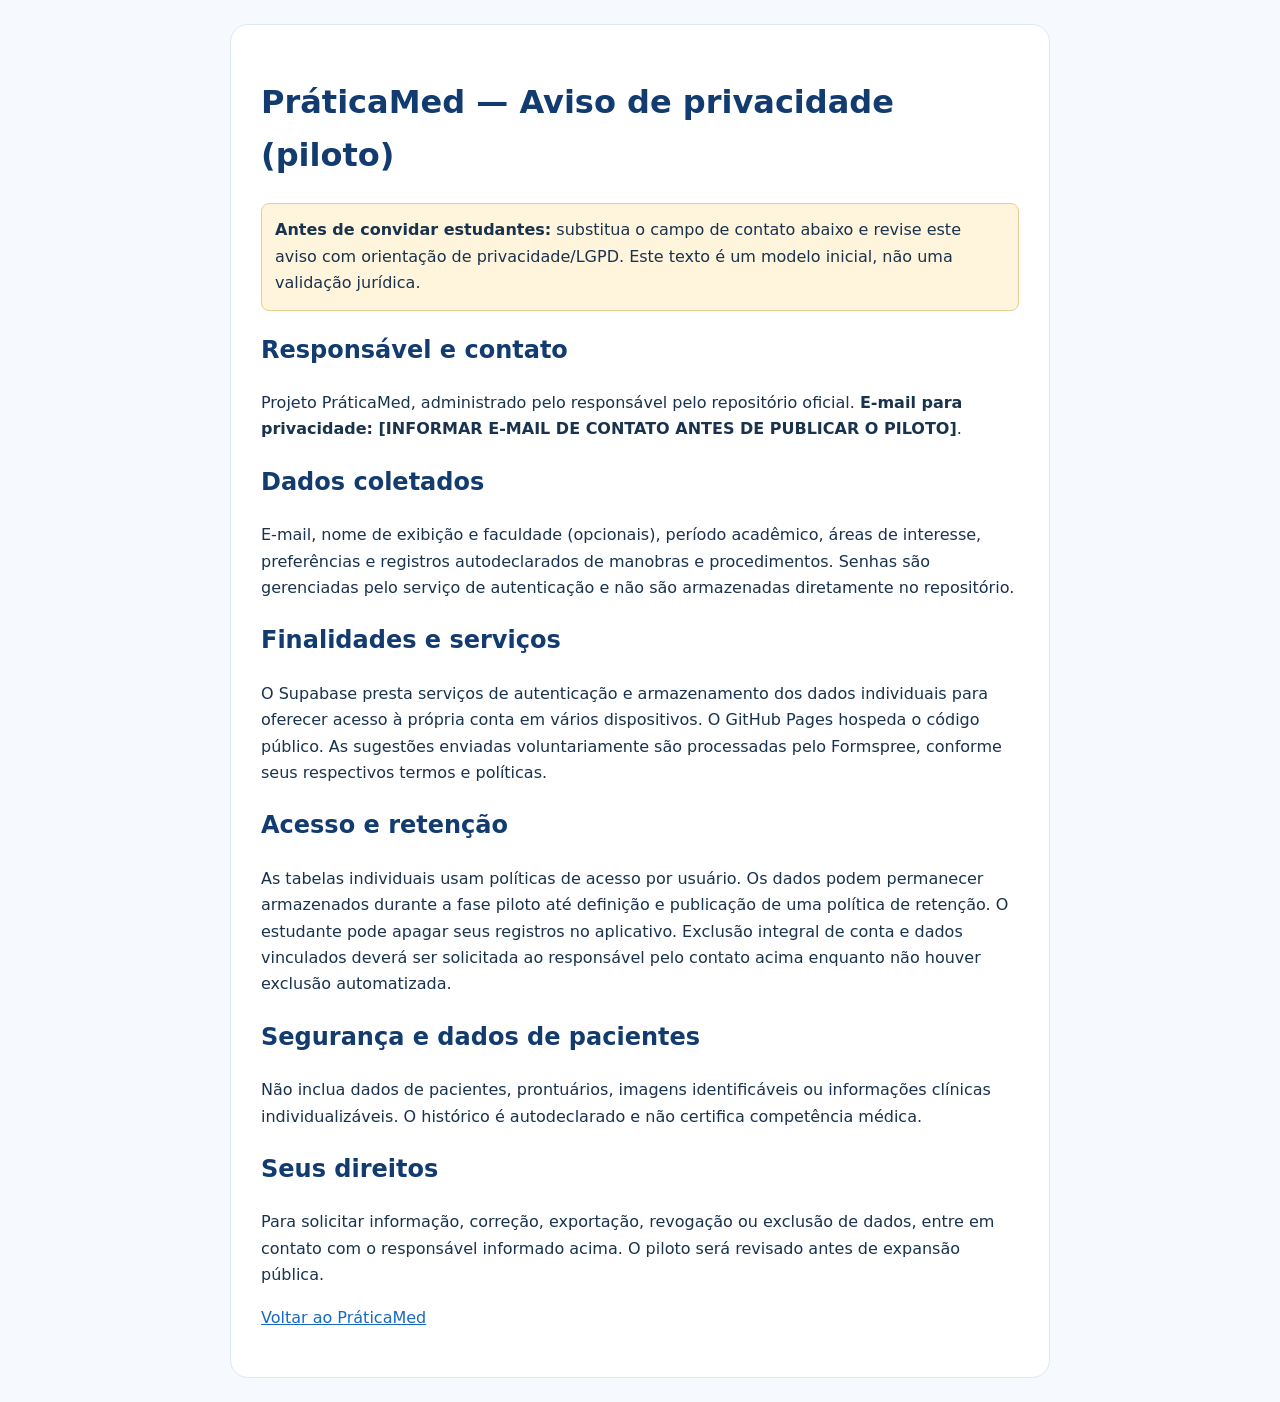
<file: privacidade.html>
<!doctype html><html lang="pt-BR"><head><meta charset="utf-8"><meta name="viewport" content="width=device-width, initial-scale=1"><title>PráticaMed — Aviso de privacidade do piloto</title><style>body{font:16px/1.65 system-ui,sans-serif;max-width:820px;padding:24px;margin:auto;background:#f6f9fe;color:#19324e}main{padding:30px;background:#fff;border:1px solid #dce8f6;border-radius:18px}h1,h2{color:#123b70}a{color:#1769c2}.warning{padding:13px;background:#fff4dc;border:1px solid #e8cd8e;border-radius:8px}</style></head><body><main><h1>PráticaMed — Aviso de privacidade (piloto)</h1><p class="warning"><b>Antes de convidar estudantes:</b> substitua o campo de contato abaixo e revise este aviso com orientação de privacidade/LGPD. Este texto é um modelo inicial, não uma validação jurídica.</p><h2>Responsável e contato</h2><p>Projeto PráticaMed, administrado pelo responsável pelo repositório oficial. <b>E-mail para privacidade: [INFORMAR E-MAIL DE CONTATO ANTES DE PUBLICAR O PILOTO]</b>.</p><h2>Dados coletados</h2><p>E-mail, nome de exibição e faculdade (opcionais), período acadêmico, áreas de interesse, preferências e registros autodeclarados de manobras e procedimentos. Senhas são gerenciadas pelo serviço de autenticação e não são armazenadas diretamente no repositório.</p><h2>Finalidades e serviços</h2><p>O Supabase presta serviços de autenticação e armazenamento dos dados individuais para oferecer acesso à própria conta em vários dispositivos. O GitHub Pages hospeda o código público. As sugestões enviadas voluntariamente são processadas pelo Formspree, conforme seus respectivos termos e políticas.</p><h2>Acesso e retenção</h2><p>As tabelas individuais usam políticas de acesso por usuário. Os dados podem permanecer armazenados durante a fase piloto até definição e publicação de uma política de retenção. O estudante pode apagar seus registros no aplicativo. Exclusão integral de conta e dados vinculados deverá ser solicitada ao responsável pelo contato acima enquanto não houver exclusão automatizada.</p><h2>Segurança e dados de pacientes</h2><p>Não inclua dados de pacientes, prontuários, imagens identificáveis ou informações clínicas individualizáveis. O histórico é autodeclarado e não certifica competência médica.</p><h2>Seus direitos</h2><p>Para solicitar informação, correção, exportação, revogação ou exclusão de dados, entre em contato com o responsável informado acima. O piloto será revisado antes de expansão pública.</p><p><a href="index.html">Voltar ao PráticaMed</a></p></main></body></html>
</file>
